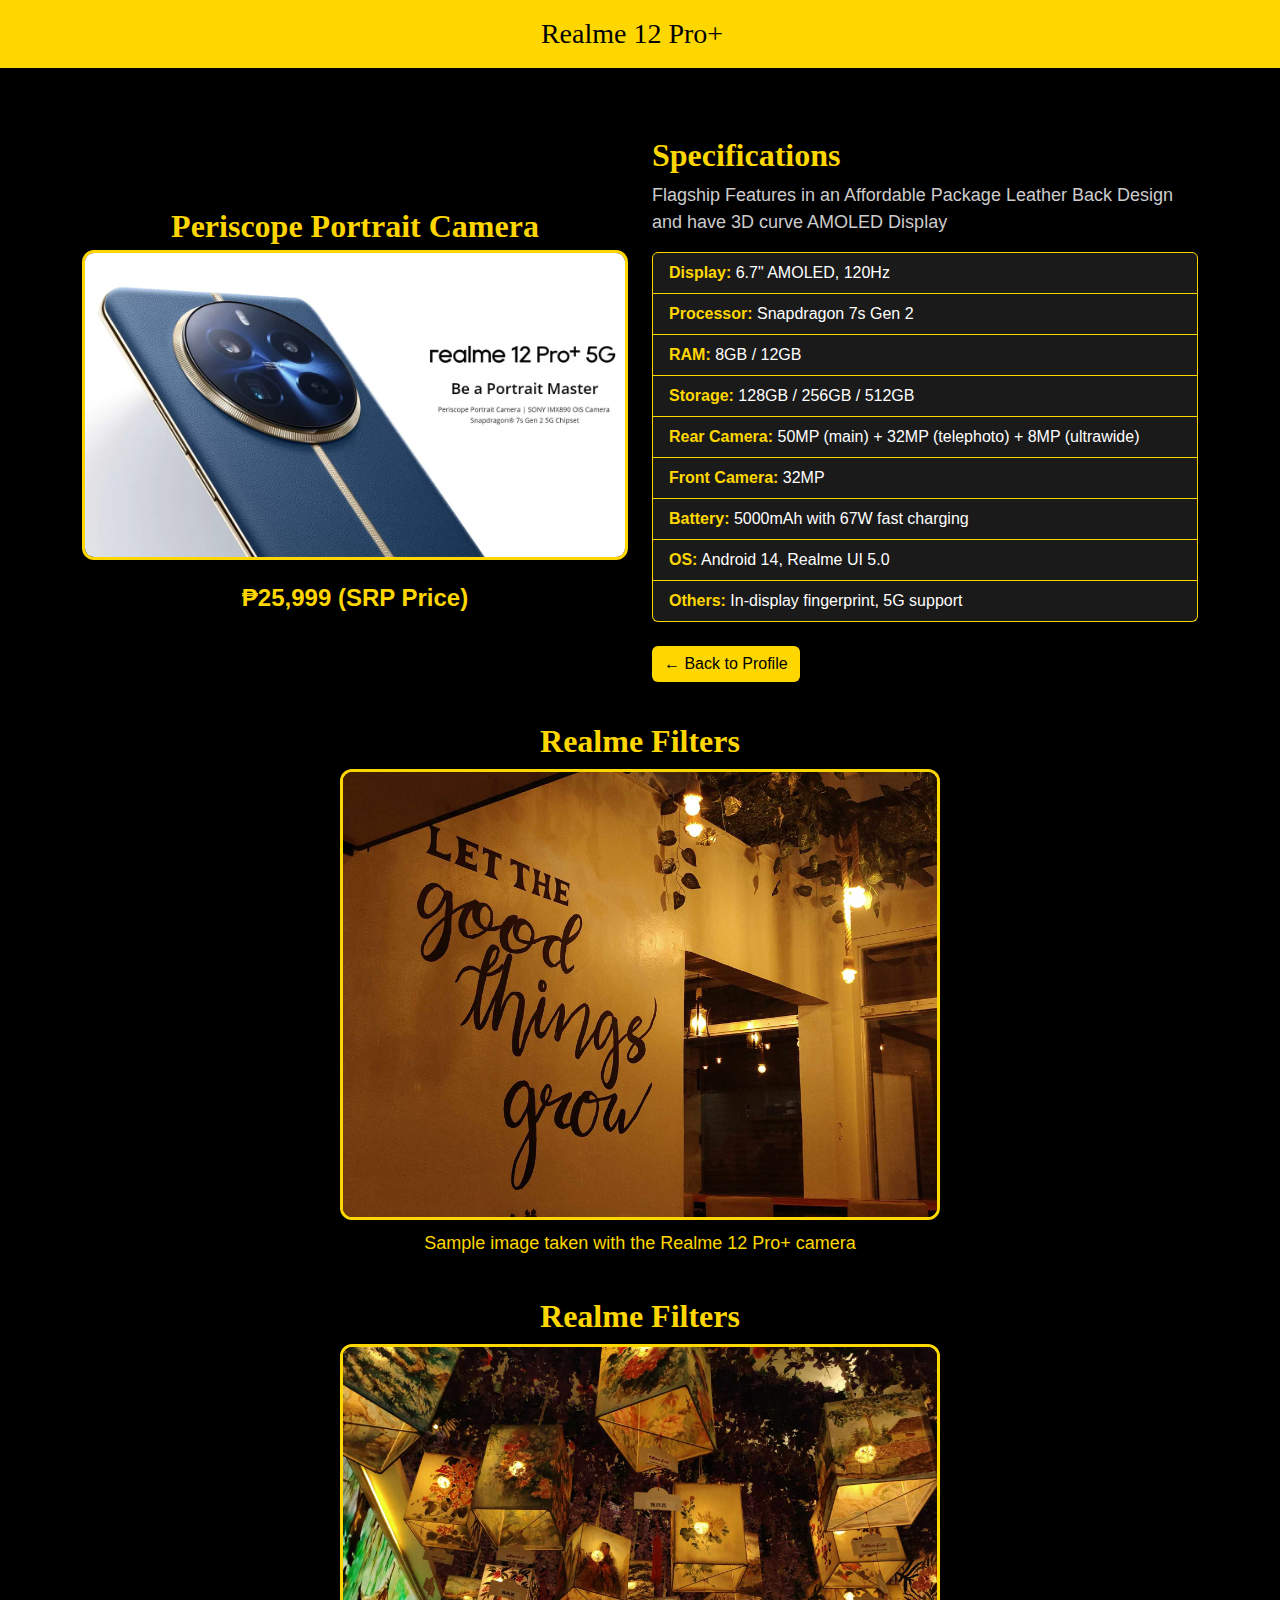
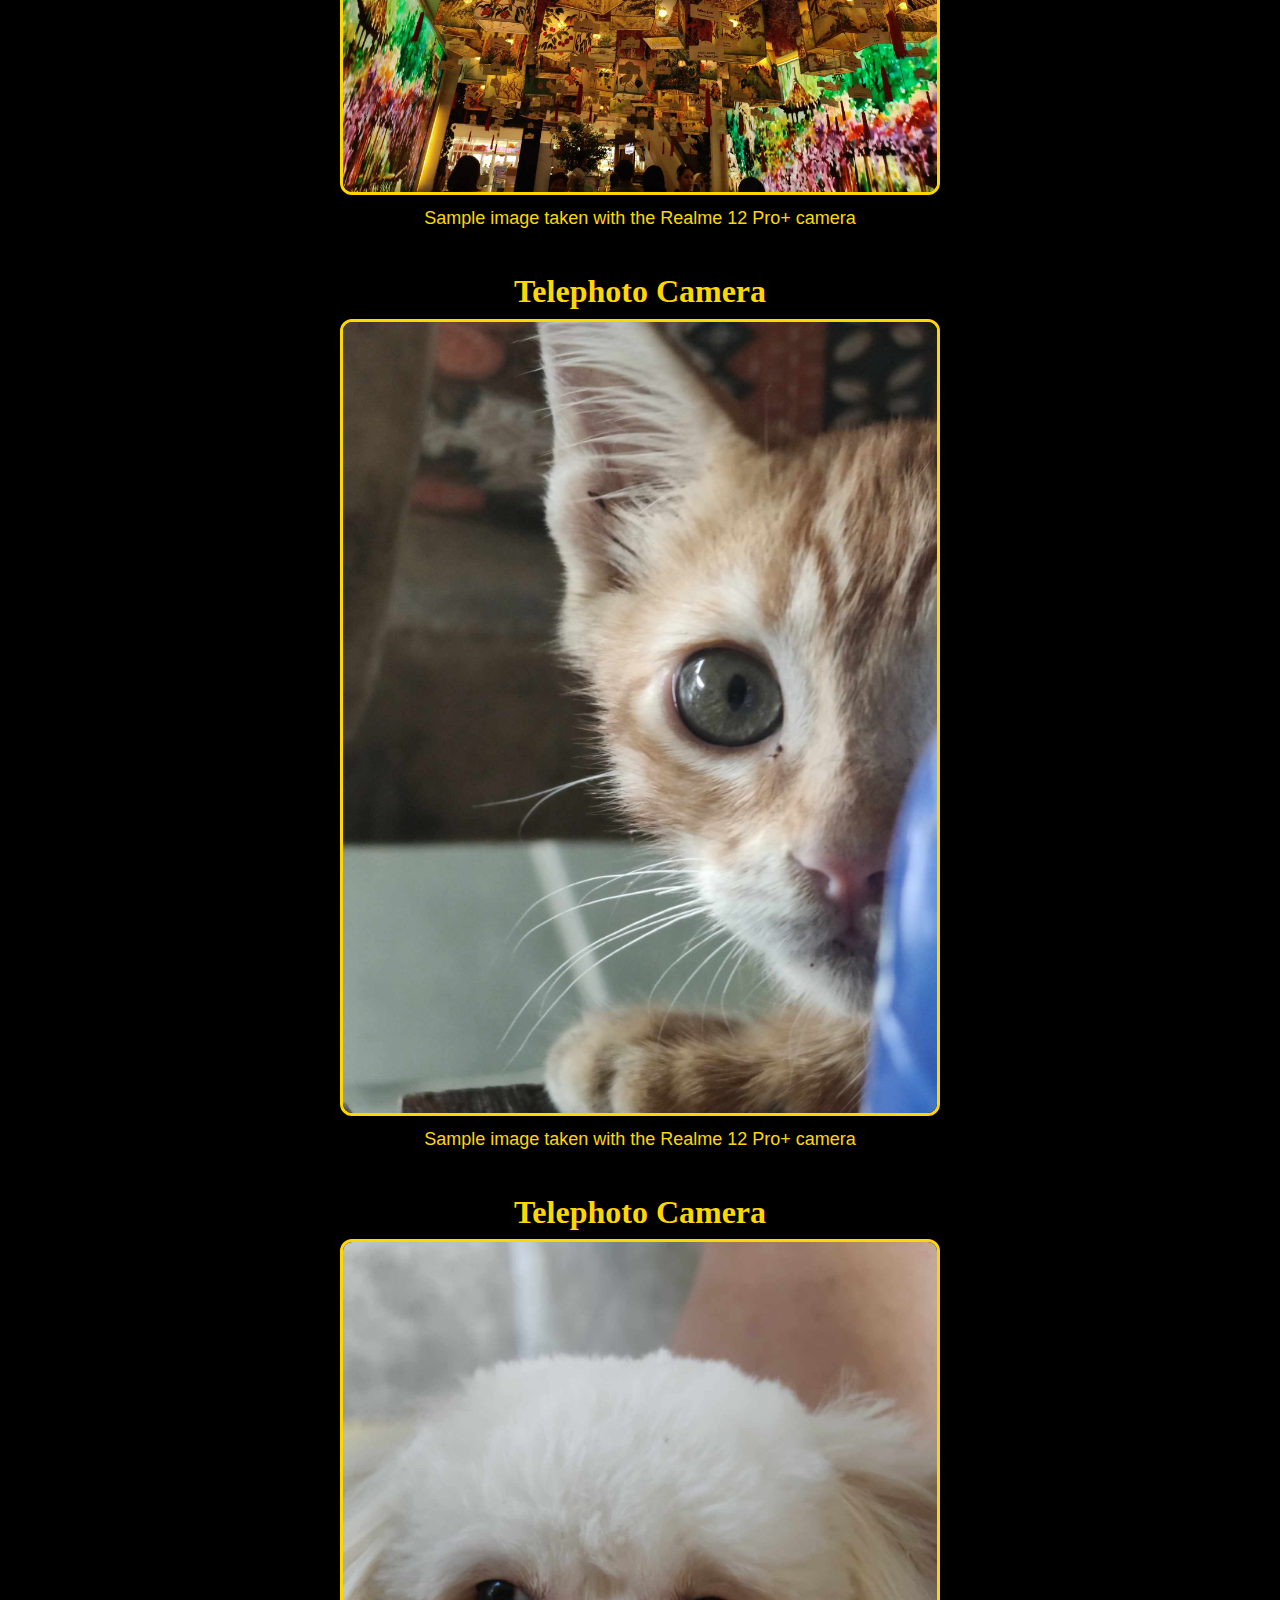
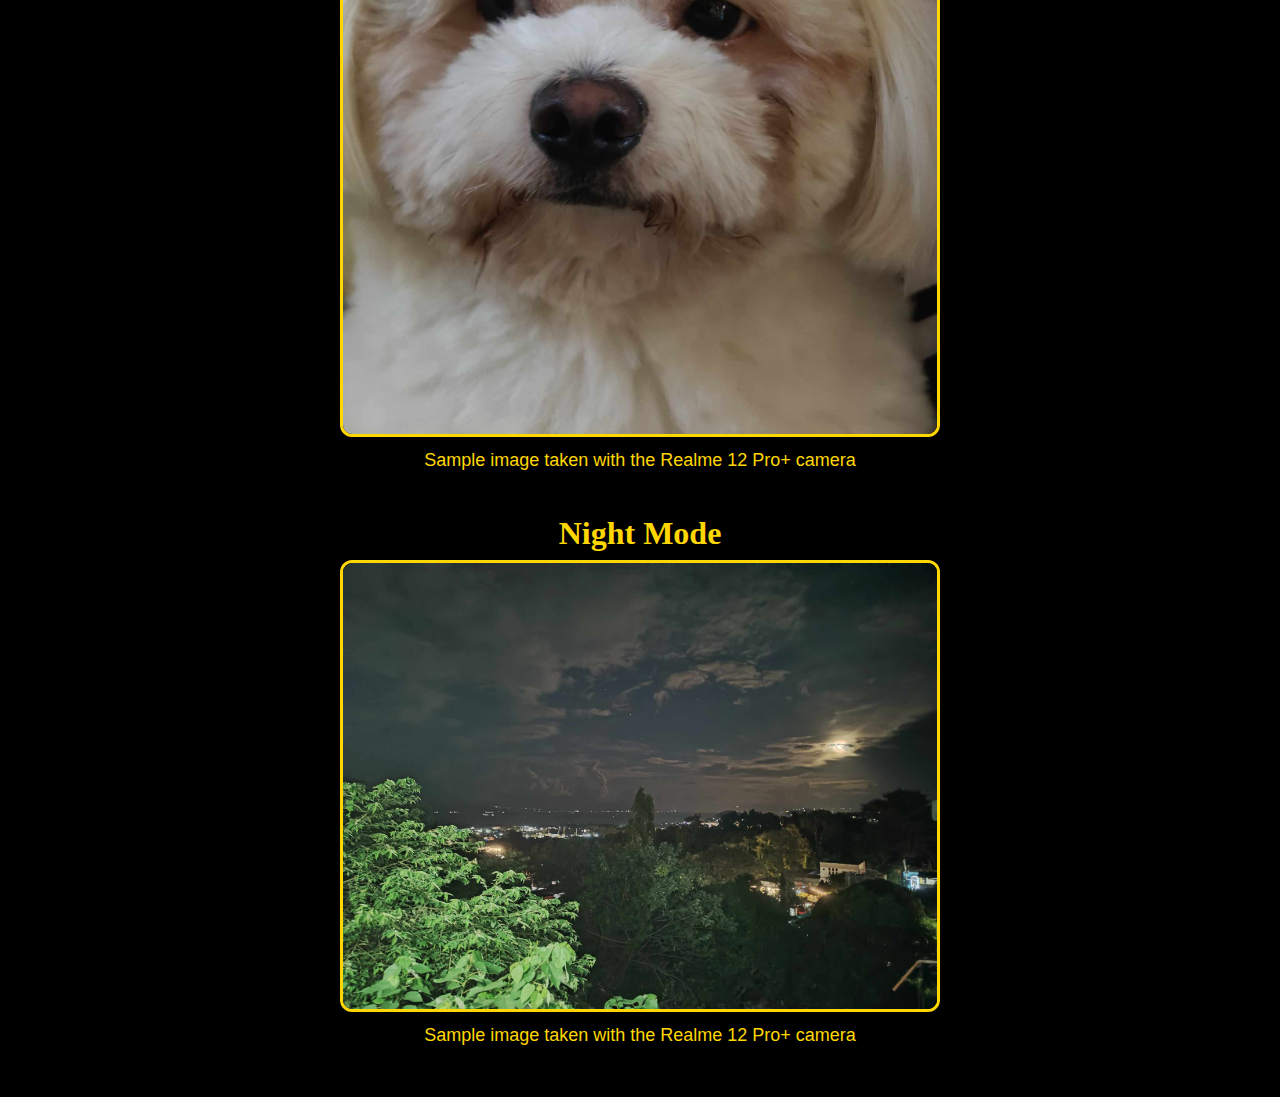
<file: A04/index.html>
<!DOCTYPE html>
<html lang="en">

<head>
    <meta charset="UTF-8">
    <meta name="viewport" content="width=device-width, initial-scale=1.0">
    <title>Realme 12 Pro+ Specs</title>
    <link href="https://cdn.jsdelivr.net/npm/bootstrap@5.3.0-alpha1/dist/css/bootstrap.min.css" rel="stylesheet">
    <style>
        body {
            font-family: 'Poppins', sans-serif;
            background-color: #000;
            color: #fff;
        }

        .navbar {
            background-color: #FFD700 !important;
        }

        .navbar-brand {
            color: #000 !important;
            font-family: 'Cinzel', serif;
        }

        .spec-title {
            font-family: 'Cinzel', serif;
            font-size: 32px;
            font-weight: bold;
            color: #FFD700;
            margin-top: 20px;
        }

        .subheading {
            font-size: 18px;
            color: #ccc;
        }

        .spec-list .list-group-item {
            background-color: #1a1a1a;
            color: #fff;
            border-color: #FFD700;
        }

        .spec-list strong {
            color: #FFD700;
        }

        .back-btn {
            margin-top: 30px;
            background-color: #FFD700;
            border: none;
            color: #000;
        }

        .back-btn:hover {
            background-color: #e6c200;
        }

        .shadow-lg {
            transition: transform 0.3s ease;
        }

        .shadow-lg:hover {
            transform: scale(1.03);
        }

        .img-fluid {
            border: 3px solid #FFD700;
            border-radius: 12px;
        }

        .price-tag {
            font-size: 24px;
            font-weight: bold;
            color: #FFD700;
            margin-top: 20px;
        }

        
        .sample-image-section {
            margin-top: 40px;
        }

        .sample-image {
            width: 100%;
            max-width: 600px;
            border: 3px solid #FFD700;
            border-radius: 12px;
            box-shadow: 0 4px 8px rgba(0, 0, 0, 0.1);
        }

        .sample-image-caption {
            text-align: center;
            color: #FFD700;
            font-size: 18px;
            margin-top: 10px;
            
        }
    </style>
</head>

<body>

    <!-- Navbar -->
    <nav class="navbar navbar-dark">
        <div class="container justify-content-center">
            <a class="navbar-brand fs-3 text-center">Realme 12 Pro+</a>
        </div>
    </nav>

    <!-- Content -->
    <div class="container mt-5 mb-5">
        <div class="row align-items-center">
            <!-- Image & Price -->
            <div class="col-md-6 text-center">
                <div class="spec-title"> Periscope Portrait Camera</div>
                <img src="images/realme12pro+.jpg" alt="Realme 12 Pro+" class="img-fluid shadow-lg">
                <div class="price-tag">₱25,999 (SRP Price)</div>
            </div>

            <!-- Specs -->
            <div class="col-md-6">
                <h2 class="spec-title">Specifications</h2>
                <p class="subheading">Flagship Features in an Affordable Package Leather Back Design and have 3D curve
                    AMOLED Display</p>
                <ul class="list-group spec-list mt-3">
                    <li class="list-group-item"><strong>Display:</strong> 6.7" AMOLED, 120Hz</li>
                    <li class="list-group-item"><strong>Processor:</strong> Snapdragon 7s Gen 2</li>
                    <li class="list-group-item"><strong>RAM:</strong> 8GB / 12GB</li>
                    <li class="list-group-item"><strong>Storage:</strong> 128GB / 256GB / 512GB</li>
                    <li class="list-group-item"><strong>Rear Camera:</strong> 50MP (main) + 32MP (telephoto) + 8MP
                        (ultrawide)</li>
                    <li class="list-group-item"><strong>Front Camera:</strong> 32MP</li>
                    <li class="list-group-item"><strong>Battery:</strong> 5000mAh with 67W fast charging</li>
                    <li class="list-group-item"><strong>OS:</strong> Android 14, Realme UI 5.0</li>
                    <li class="list-group-item"><strong>Others:</strong> In-display fingerprint, 5G support</li>
                </ul>


                <!-- Back Button -->
                <a href="../index.html" class="btn back-btn mt-4">← Back to Profile</a>
            </div>
        </div>

        <!-- Sample Picture Section -->
        <div class="sample-image-section text-center">
            <h3 class="spec-title">Realme Filters</h3>
            <img src="images/Sample pic1.jpg" alt="Sample Picture" class="sample-image">
            <p class="sample-image-caption">Sample image taken with the Realme 12 Pro+ camera</p>
        </div>

        <div class="sample-image-section text-center">
            <h3 class="spec-title">Realme Filters</h3>
            <img src="images/Sample pic2.jpg" alt="Sample Picture" class="sample-image">
            <p class="sample-image-caption">Sample image taken with the Realme 12 Pro+ camera</p>
        </div>

        <div class="sample-image-section text-center">
            <h3 class="spec-title">Telephoto Camera</h3>
            <img src="images/Sample pic3.jpg" alt="Sample Picture" class="sample-image">
            <p class="sample-image-caption">Sample image taken with the Realme 12 Pro+ camera</p>
        </div>

        <div class="sample-image-section text-center">
            <h3 class="spec-title">Telephoto Camera</h3>
            <img src="images/Sample pic4.jpg" alt="Sample Picture" class="sample-image">
            <p class="sample-image-caption">Sample image taken with the Realme 12 Pro+ camera</p>
        </div>

        <div class="sample-image-section text-center">
            <h3 class="spec-title">Night Mode</h3>
            <img src="images/Sample pic5.jpg" alt="Sample Picture" class="sample-image">
            <p class="sample-image-caption">Sample image taken with the Realme 12 Pro+ camera</p>
        </div>
    </div>

    <!-- Bootstrap JS -->
    <script src="https://cdn.jsdelivr.net/npm/bootstrap@5.3.0-alpha1/dist/js/bootstrap.bundle.min.js"></script>
</body>

</html>
</file>
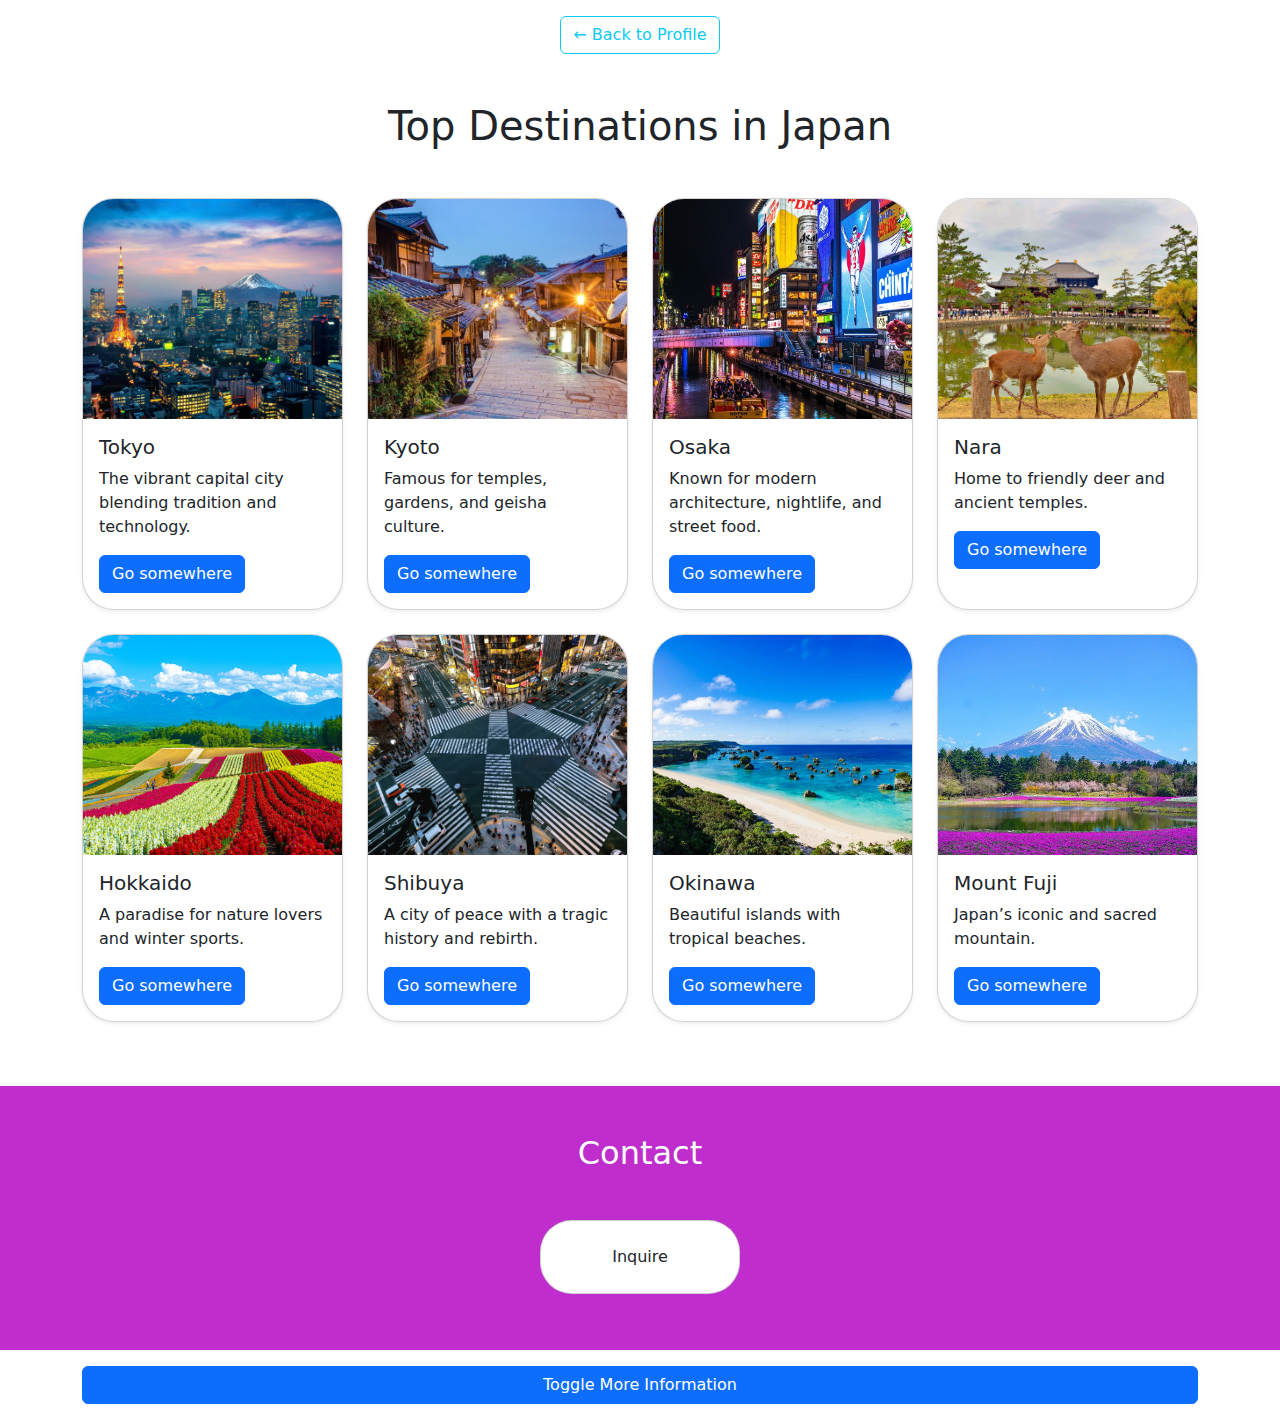
<file: A06/index.html>
<!doctype html>
<html lang="en">

<head>
    <meta charset="utf-8">
    <meta name="viewport" content="width=device-width, initial-scale=1">
    <title>Japan Destinations Gallery</title>

    <link href="https://cdn.jsdelivr.net/npm/bootstrap@5.3.5/dist/css/bootstrap.min.css" rel="stylesheet">

    <style>
        .destination-img {
            height: 220px;
            object-fit: cover;
            transition: transform 0.3s;
        }

        .card:hover .destination-img {
            transform: scale(1.05);
        }

        .card {
            cursor: pointer;
        }
    </style>

    <script>
        function inquireMouseEnter() {
            var inquireButton = document.getElementById("inquireButton");
            inquireButton.style.backgroundColor = "rgb(239, 239, 239)";
            inquireButton.classList.add("shadow");
        }

        function inquireMouseLeave() {
            var inquireButton = document.getElementById("inquireButton");
            inquireButton.style.backgroundColor = "white";
            inquireButton.classList.remove("shadow");
        }

        function hideFooter() {
            var footerElement = document.getElementById("footer");
            footerElement.style.display = "none";

            var footerShowElement = document.getElementById("footerShow");
            footerShowElement.style.display = "block";
        }

        function showFooter() {
            var footerElement = document.getElementById("footer");
            footerElement.style.display = "block";

            var footerShowElement = document.getElementById("footerShow");
            footerShowElement.style.display = "none";
        }
    </script>
</head>

<body>
    
    <!-- Back to Profile Button -->
    <div class="mt-3 text-center">
        <a href="../index.html" class="btn btn-outline-info rounded-2">← Back to Profile</a>
    </div>

    <!-- Gallery Section -->
    <div class="container py-5">
        <h1 class="text-center mb-5">Top Destinations in Japan</h1>

        <div class="row g-4" id="gallery">
            <!-- Gallery Items Generated by JS -->
        </div>
    </div>

    <!-- Contact Section -->
    <div class="container-fluid mt-3 py-5" style="background-color: rgb(191, 46, 204); color: white;">
        <div class="row">
            <div class="col text-center">
                <div class="h2 mb-5">
                    Contact
                </div>

                <div onmouseover="inquireMouseEnter()" onmouseleave="inquireMouseLeave()" id="inquireButton"
                    class="card p-4 my-2 rounded-5 mx-auto" style="max-width: 200px;">
                    Inquire
                </div>
            </div>
        </div>
    </div>

    <!-- More Information Section -->
    <div class="container py-3">
        <button class="btn btn-primary w-100" type="button" data-bs-toggle="collapse" data-bs-target="#moreInfo"
            aria-expanded="false" aria-controls="moreInfo">
            Toggle More Information
        </button>

        <div class="collapse mt-3" id="moreInfo">
            <div class="card card-body text-center">
                Japan is a country where ancient traditions meet futuristic innovations. Discover temples, cherry
                blossoms, mountains, and vibrant cities in one unforgettable journey.

                <button class="btn btn-danger mt-3" type="button" data-bs-toggle="collapse" data-bs-target="#moreInfo"
                    aria-expanded="true" aria-controls="moreInfo">
                    Hide
                </button>
            </div>
        </div>
    </div>

  
    <div class="container-fluid p-3" id="footerShow"
        style="background-color: rgb(240, 240, 240); color: #707070; display: none;">
        <div class="row">
            <div class="col text-center">
                <div class="text-center" onclick="showFooter()" style="color: black; cursor: pointer;">Show Footer</div>
            </div>
        </div>
    </div>

    <!-- JS to Generate Gallery -->
    <script>
        var titles = ["Tokyo", "Kyoto", "Osaka", "Nara", "Hokkaido", "Shibuya", "Okinawa", "Mount Fuji"];
        var pictures = ["Tokyo.jpg", "Kyoto.jpg", "Osaka.jpg", "Nara.jpg", "Hokkaido.jpg", "Shibuya.jpg", "Okinawa.jpg", "Mount Fuji.webp"];
        var contents = [
            "The vibrant capital city blending tradition and technology.",
            "Famous for temples, gardens, and geisha culture.",
            "Known for modern architecture, nightlife, and street food.",
            "Home to friendly deer and ancient temples.",
            "A paradise for nature lovers and winter sports.",
            "A city of peace with a tragic history and rebirth.",
            "Beautiful islands with tropical beaches.",
            "Japan’s iconic and sacred mountain."
        ];

        var gallery = document.getElementById("gallery");
        for (var i = 0; i < titles.length; i++) {
            gallery.innerHTML += `
        <div class="col-6 col-md-4 col-lg-3">
          <div class="card h-100 shadow-sm rounded-5 overflow-hidden">
            <img src="IMG/${pictures[i]}" class="destination-img card-img-top" alt="${titles[i]}">
            <div class="card-body">
              <h5 class="card-title">${titles[i]}</h5>
              <p class="card-text">${contents[i]}</p>
              <a href="#" class="btn btn-primary">Go somewhere</a>
            </div>
          </div>
        </div>
      `;
        }
    </script>

    <script src="https://cdn.jsdelivr.net/npm/bootstrap@5.3.5/dist/js/bootstrap.bundle.min.js"></script>

</body>

</html>
</file>
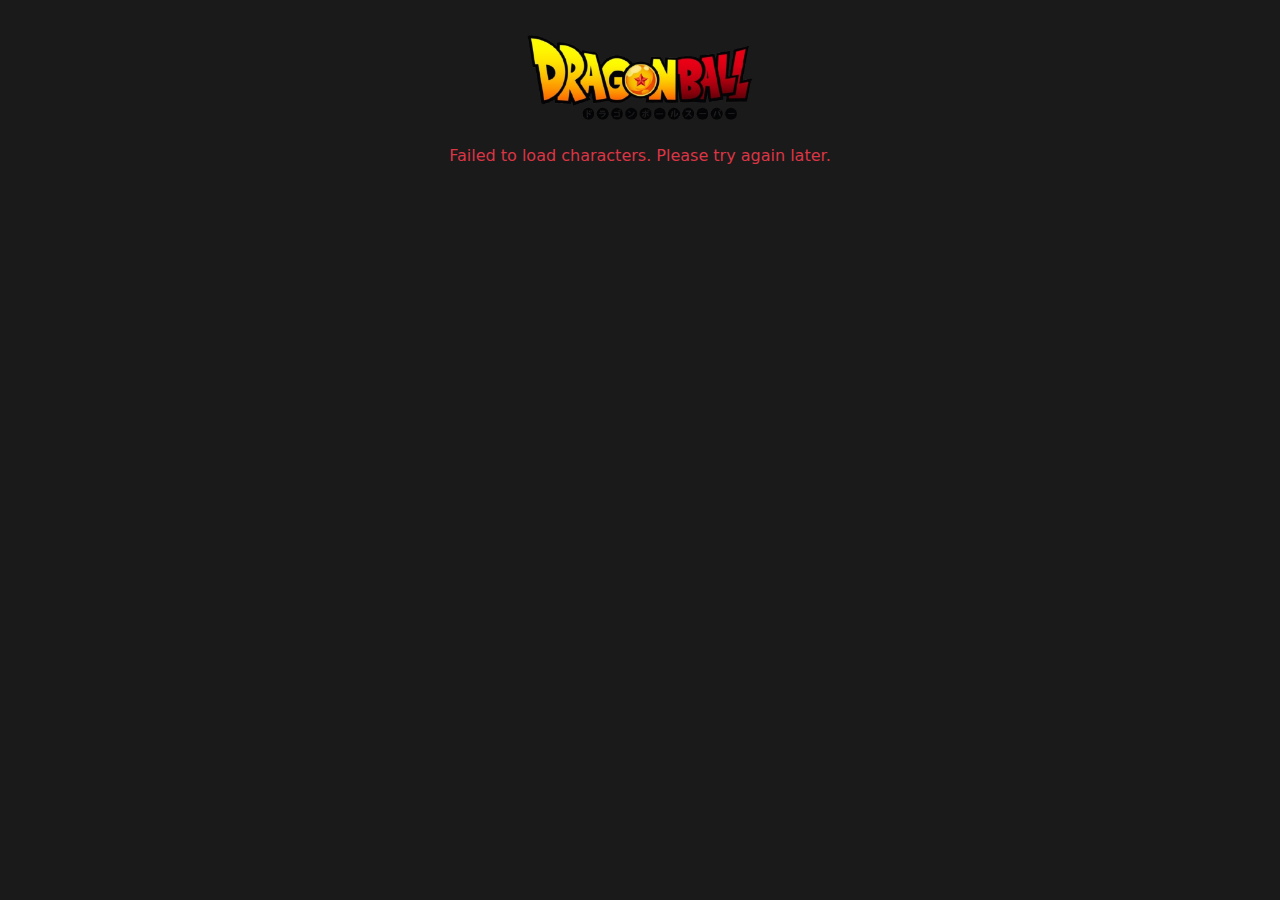
<file: A07/index.html>
<!DOCTYPE html>
<html lang="en">
<head>
  <meta charset="UTF-8">
  <meta name="viewport" content="width=device-width, initial-scale=1">
  <title>Dragon Ball Characters Gallery</title>
  <link href="https://cdn.jsdelivr.net/npm/bootstrap@5.3.0/dist/css/bootstrap.min.css" rel="stylesheet">
  <style>
    body {
      background-color: #1a1a1a;
      color: #fff;
    }

    .card {
      transition: transform 0.2s ease, box-shadow 0.2s ease;
      background-color: #2c2c2c;
      color: white;
      border: none;
    }

    .card:hover {
      transform: scale(1.03);
      box-shadow: 0 8px 20px rgba(255, 69, 0, 0.6);
      cursor: pointer;
    }

    .card-img-top {
      object-fit: contain;
      height: 300px;
      background-color: white;
    }

    .modal-content {
      background-color: #2c2c2c;
      color: white;
    }

    .header-logo {
      max-height: 100px;
      margin-bottom: 20px;
    }
  </style>
</head>
<body>
  <div class="container-fluid py-4">
    <div class="text-center">
      <img src="logo-removebg-preview.png"
           alt="Dragon Ball Logo"
           class="img-fluid header-logo">
    </div>

    <div class="row" id="gallery"></div>
  </div>

  <!-- Modal -->
  <div class="modal fade" id="characterModal" tabindex="-1" aria-labelledby="characterModalLabel" aria-hidden="true">
    <div class="modal-dialog modal-dialog-centered">
      <div class="modal-content">
        <div class="modal-header">
          <h5 class="modal-title" id="characterModalLabel">Character Info</h5>
          <button type="button" class="btn-close btn-close-white" data-bs-dismiss="modal" aria-label="Close"></button>
        </div>
        <div class="modal-body">
          <div id="modalContent"></div>
        </div>
      </div>
    </div>
  </div>

  <script>
    async function loadCharacters() {
      try {
        const response = await fetch('https://dragonball-api.com/api/characters');
        const data = await response.json();
        const gallery = document.getElementById('gallery');

        data.items.forEach(character => {
          const card = `
            <div class="col-md-4 col-lg-3 mb-4">
              <div class="card h-100 shadow-sm" onclick='showCharacterDetails(${JSON.stringify(character).replace(/'/g, "\\'")})'>
                <img src="${character.image}" class="card-img-top" alt="${character.name}" 
                  onerror="this.onerror=null;this.src='https://via.placeholder.com/300x300?text=No+Image';">
                <div class="card-body">
                  <h5 class="card-title">${character.name}</h5>
                  <p class="card-text"><strong>Race:</strong> ${character.race || 'Unknown'}</p>
                  <p class="card-text"><strong>Ki:</strong> ${character.ki || 'N/A'}</p>
                </div>
              </div>
            </div>
          `;
          gallery.insertAdjacentHTML('beforeend', card);
        });
      } catch (error) {
        console.error('Failed to load characters:', error);
        document.getElementById('gallery').innerHTML = `
          <div class="col-12 text-center text-danger">
            <p>Failed to load characters. Please try again later.</p>
          </div>
        `;
      }
    }

    function showCharacterDetails(character) {
      const modalTitle = document.getElementById('characterModalLabel');
      const modalContent = document.getElementById('modalContent');

      modalTitle.textContent = character.name;

      const transformations = character.transformations?.length
        ? `<ul>${character.transformations.map(form => `<li>${form.name}</li>`).join('')}</ul>`
        : '<p>No known transformations.</p>';

      modalContent.innerHTML = `
        <img src="${character.image}" class="img-fluid mb-3" alt="${character.name}" />
        <p><strong>Race:</strong> ${character.race || 'Unknown'}</p>
        <p><strong>Ki:</strong> ${character.ki || 'N/A'}</p>
        <hr>
        <h6>Transformations:</h6>
        ${transformations}
      `;

      const modal = new bootstrap.Modal(document.getElementById('characterModal'));
      modal.show();
    }

    document.addEventListener('DOMContentLoaded', loadCharacters);
  </script>

  <script src="https://cdn.jsdelivr.net/npm/bootstrap@5.3.0/dist/js/bootstrap.bundle.min.js"></script>
</body>
</html>
</file>
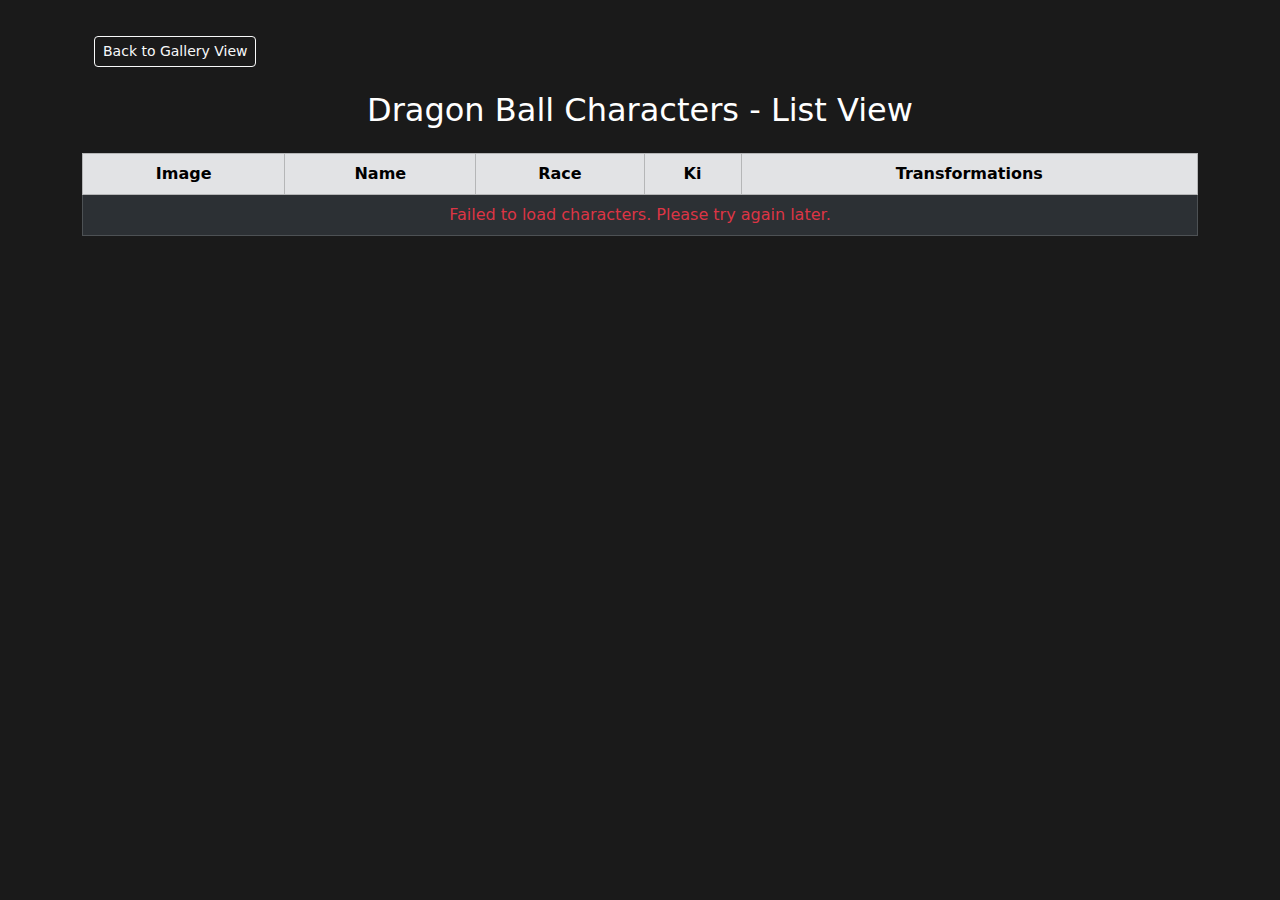
<file: A07/view.html>
<!DOCTYPE html>
<html lang="en">

<head>
  <meta charset="UTF-8" />
  <meta name="viewport" content="width=device-width, initial-scale=1" />
  <title>Dragon Ball Characters List View</title>
  <link href="https://cdn.jsdelivr.net/npm/bootstrap@5.3.0/dist/css/bootstrap.min.css" rel="stylesheet" />
  <style>
    body {
      background-color: #1a1a1a;
      color: #fff;
    }

    table {
      background-color: #2c2c2c;
    }

    th, td {
      color: white;
      vertical-align: middle;
    }

    img.character-img {
      height: 100px;
      object-fit: contain;
      background-color: white;
      padding: 5px;
    }

    .btn-back {
      margin-top: 20px;
    }
  </style>
</head>

<body>
  <div class="container pt-3 px-4">
    <a href="index.html" class="btn btn-outline-light btn-sm btn-back">
      Back to Gallery View
    </a>
  </div>

  <div class="container py-4">
    <h2 class="text-center mb-4">Dragon Ball Characters - List View</h2>
    <div class="table-responsive">
      <table class="table table-dark table-striped table-bordered text-center">
        <thead class="table-secondary text-dark">
          <tr>
            <th>Image</th>
            <th>Name</th>
            <th>Race</th>
            <th>Ki</th>
            <th>Transformations</th>
          </tr>
        </thead>
        <tbody id="characterTableBody"></tbody>
      </table>
    </div>
  </div>

  <script>
    async function loadCharacters() {
      try {
        const response = await fetch('https://dragonball-api.com/api/characters');
        const data = await response.json();
        const tableBody = document.getElementById('characterTableBody');

        data.items.forEach(character => {
          const row = document.createElement('tr');

          row.innerHTML = `
            <td>
              <img src="${character.image}" class="character-img"
                onerror="this.onerror=null;this.src='https://via.placeholder.com/100?text=No+Image';"
                alt="${character.name}" />
            </td>
            <td>${character.name}</td>
            <td>${character.race || 'Unknown'}</td>
            <td>${character.ki || 'N/A'}</td>
            <td>
              ${character.transformations?.length
                ? character.transformations.map(form => form.name).join(', ')
                : 'None'}
            </td>
          `;

          tableBody.appendChild(row);
        });
      } catch (error) {
        console.error('Failed to load characters:', error);
        document.getElementById('characterTableBody').innerHTML = `
          <tr>
            <td colspan="5" class="text-danger">Failed to load characters. Please try again later.</td>
          </tr>
        `;
      }
    }

    document.addEventListener('DOMContentLoaded', loadCharacters);
  </script>

  <script src="https://cdn.jsdelivr.net/npm/bootstrap@5.3.0/dist/js/bootstrap.bundle.min.js"></script>
</body>

</html>
</file>
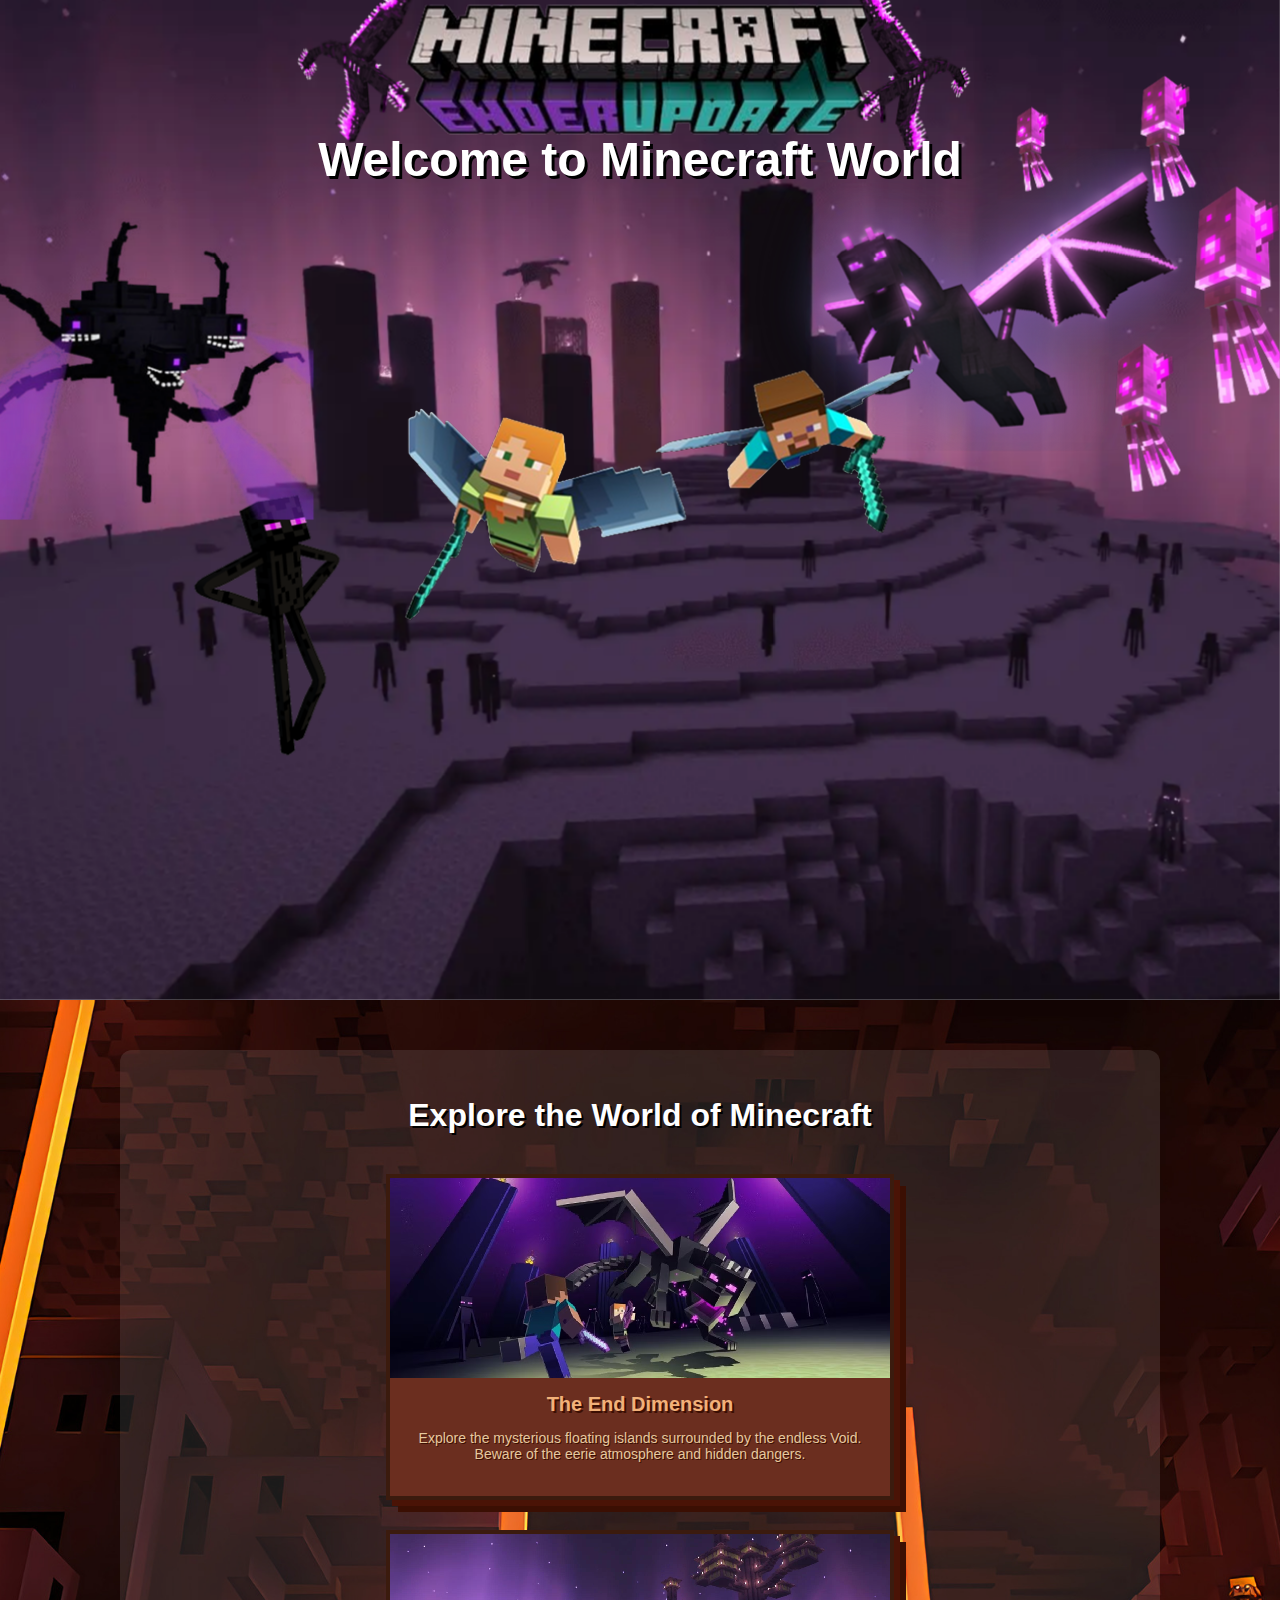
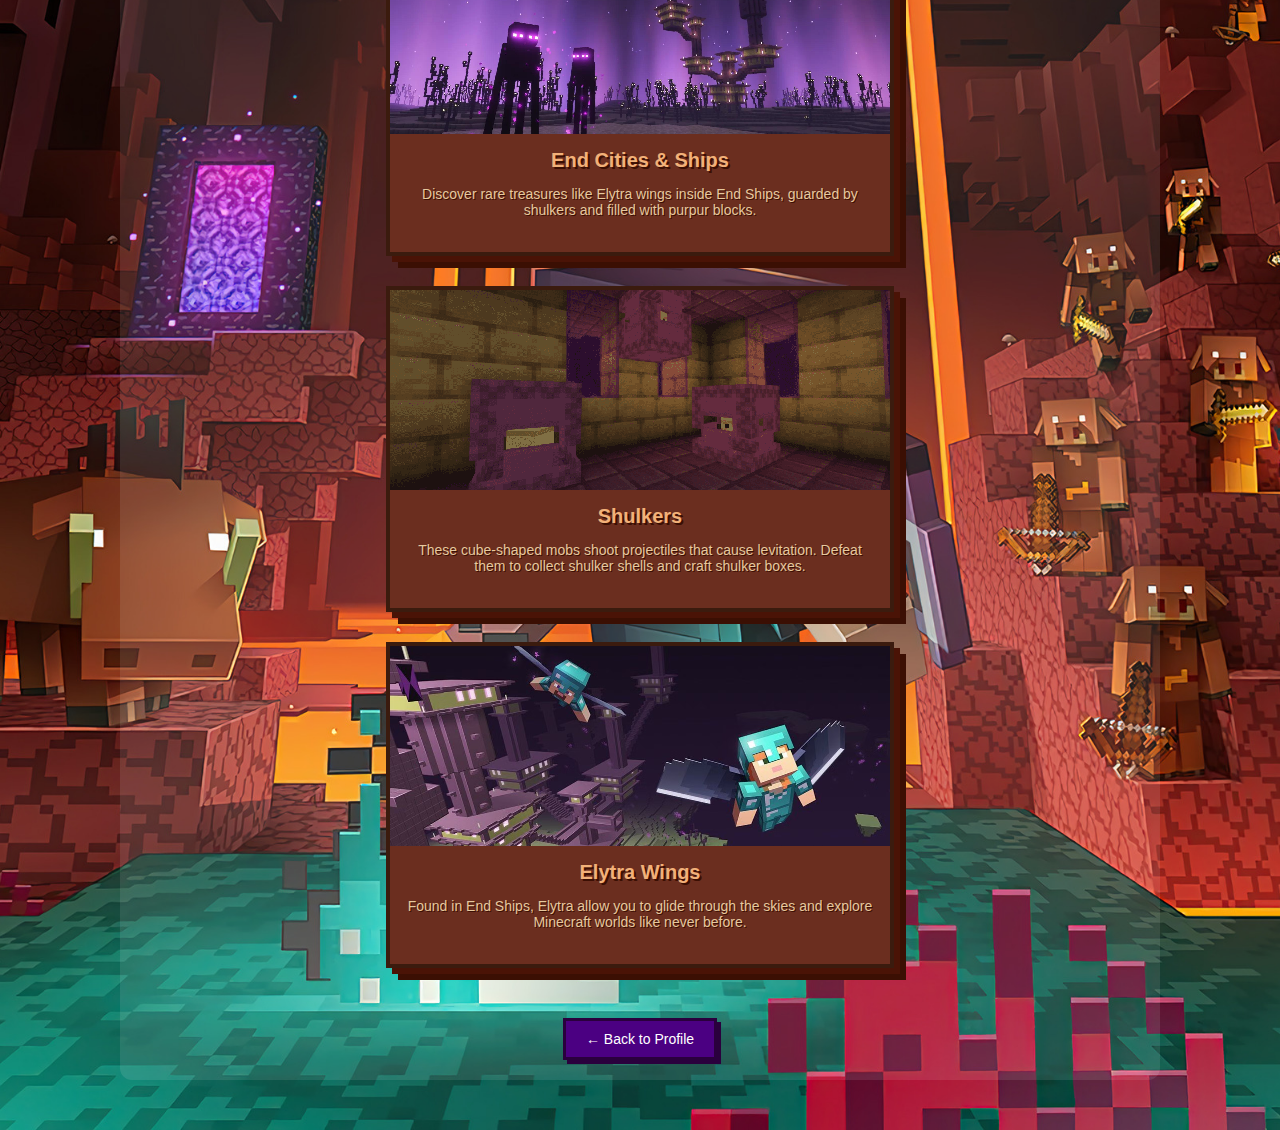
<file: A08/banner.html>
<!DOCTYPE html>
<html>

<head>
    <meta charset="utf-8">
    <meta name="viewport" content="width=device-width, initial-scale=1">
    <title>Minecraft Banner</title>

    <!-- Fonts -->
    <link href="https://fonts.cdnfonts.com/css/minecraftia" rel="stylesheet">

    <!-- Styles -->
    <link rel="stylesheet" href="style.css" />
    <link rel="stylesheet" href="parallax.css" />
</head>

<body>
    <!-- Parallax Banner -->
    <section>
        <div class="keyart" id="parallax">
            <div class="keyart_layer parallax" id="keyart-0" data-speed="10"></div>
            <div class="keyart_layer parallax" id="keyart-1" data-speed="11"></div>
            <div class="keyart_layer parallax" id="keyart-2" data-speed="15"></div>
            <div class="keyart_layer parallax" id="keyart-3" data-speed="16"></div>
            <div class="keyart_layer parallax" id="keyart-4" data-speed="30"></div>
            <div class="keyart_layer parallax" id="keyart-5" data-speed="36"></div>
            <div class="keyart_layer parallax" id="keyart-6" data-speed="49"></div>
            <div class="keyart_layer parallax" id="keyart-7" data-speed="69"></div>
            <div class="keyart_layer" id="keyart-8" data-speed="100">
                <div class="keyart_layer" id="keyart-8" data-speed="100">
                    <h1 class="minecraft-title">Welcome to Minecraft World</h1>
                </div>


    </section>

    <!-- Main Content -->
    <section class="main-content">
        <div class="content-wrapper">
            <h2>Explore the World of Minecraft</h2>
            <div class="card-container">
                <div class="card">
                    <img src="img/End Dimension.avif" alt="The End Dimension">
                    <h3>The End Dimension</h3>
                    <p>Explore the mysterious floating islands surrounded by the endless Void. Beware of the eerie
                        atmosphere and hidden dangers.</p>
                </div>

                <div class="card">
                    <img src="img/End City.jpg" alt="End City & Ship">
                    <h3>End Cities & Ships</h3>
                    <p>Discover rare treasures like Elytra wings inside End Ships, guarded by shulkers and filled with
                        purpur blocks.</p>
                </div>

                <div class="card">
                    <img src="img/Shulker Mobs.png" alt="Shulker">
                    <h3>Shulkers</h3>
                    <p>These cube-shaped mobs shoot projectiles that cause levitation. Defeat them to collect shulker
                        shells and craft shulker boxes.</p>
                </div>

                <div class="card">
                    <img src="img/Elytras.avif" alt="Elytra">
                    <h3>Elytra Wings</h3>
                    <p>Found in End Ships, Elytra allow you to glide through the skies and explore Minecraft worlds like
                        never before.</p>
                </div>
                <div style="margin-top: 20px; text-align: center;">
                    <a href="../index.html" class="back-button">← Back to Profile</a>
                </div>
            </div>
        </div>
        </div>
    </section>

    <!-- JQuery and JS -->
    <script src="https://ajax.googleapis.com/ajax/libs/jquery/2.1.3/jquery.min.js"></script>
    <script type="text/javascript" src="js/parallax.js"></script>
</body>

</html>
</file>
<file: A08/style.css>
body {
	margin: 0;
	font-family: 'Minecraftia', sans-serif;
	background-color: #e0e0e0;
}

.minecraft-title {
	font-size: 48px;
	color: #fff;
	text-shadow: 3px 3px #000;
	text-align: center;
	padding-top: 100px;
}
.back-button {
    display: inline-block;
    padding: 10px 20px;
    font-family: 'Minecraftia', sans-serif;
    font-size: 14px;
    background-color: #4B0082;
    color: #fff;
    text-decoration: none;
    border: 3px solid #2A003D;
    box-shadow: 4px 4px 0 #2A003D;
    transition: all 0.2s ease;
}

.back-button:hover {
    background-color: #6A0DAD;
    box-shadow: 6px 6px 0 #2A003D;
    transform: translateY(-2px);
}

.main-content {
	background-image: url('img/nether.jpeg');
	background-size: cover;
	background-position: center;
	background-repeat: no-repeat;
	padding: 50px 0;
}

.content-wrapper {
	padding: 20px;
	max-width: 1000px;
	margin: auto;
	text-align: center;
	background-color: rgba(255, 255, 255, 0.1);
	border-radius: 12px;
}

.content-wrapper h2 {
	font-size: 32px;
	margin-bottom: 40px;
	color: #fff;
	text-shadow: 2px 2px #000;
}

.card-container {
	display: flex;
	flex-direction: column;
	align-items: center;
	gap: 30px;
}

.card {
	background-color: #6B2E1F;
	width: 90%;
	max-width: 500px;
	border-radius: 0;
	border: 4px solid #3B1B0E;
	box-shadow: 6px 6px 0 #4A1306, 12px 12px 0 #3B0F03;
	overflow: hidden;
	transition: transform 0.3s ease;
}

.card:hover {
	transform: translateY(-5px) scale(1.05);
	box-shadow: 8px 8px 0 #4A1306, 16px 16px 0 #3B0F03;
}

.card img {
	width: 100%;
	height: 200px;
	object-fit: cover;
	display: block;
	image-rendering: pixelated;
}

.card h3 {
	color: #F2B179;
	text-shadow: 2px 2px #3B0F03;
	margin: 15px 0 10px;
	font-size: 20px;
}

.card p {
	color: #E6C89E;
	text-shadow: 1px 1px #3B0F03;
	font-size: 14px;
	padding: 0 15px 20px;
}
</file>
<file: A08/parallax.css>
/* PARALLAX.CSS */
/*CSS created by Christopher Jay De Claro*/
/*github.com/cjdeclaro*/

/*Key Art default settings*/

.keyart,
.keyart_layer {
	height: 1000px;
}

.keyart {
	position: relative;
	z-index: 10;
}

.keyart_layer {
	background-position: bottom center;
	background-size: auto 1038px;
	background-repeat: repeat-x;
	width: 100%;
	position: absolute;
}

.keyart_layer.parallax {
	position: fixed;
}

.main-content {
	width: 100%;
	position: absolute;
	z-index: 200;
}

/*ADD OR REMOVE LAYERS AS NEEDED*/

#keyart-0 {
	background-image: url(img/parallax0.png);
}

#keyart-1 {
	background-image: url(img/parallax1.png);
}

#keyart-2 {
	background-image: url(img/parallax2.png);
}

#keyart-3 {
	background-image: url(img/parallax3.png);
}

#keyart-4 {
	background-image: url(img/parallax4.png);
}

#keyart-5 {
	background-image: url(img/parallax5.png);
}

#keyart-6 {
	background-image: url(img/parallax6.png);
}

#keyart-7 {
	background-image: url(img/parallax7.png);
}

#keyart-8 {
	background-image: url(img/parallax8.png);
}

#keyart-scrim {
	opacity: 0;
}
</file>
